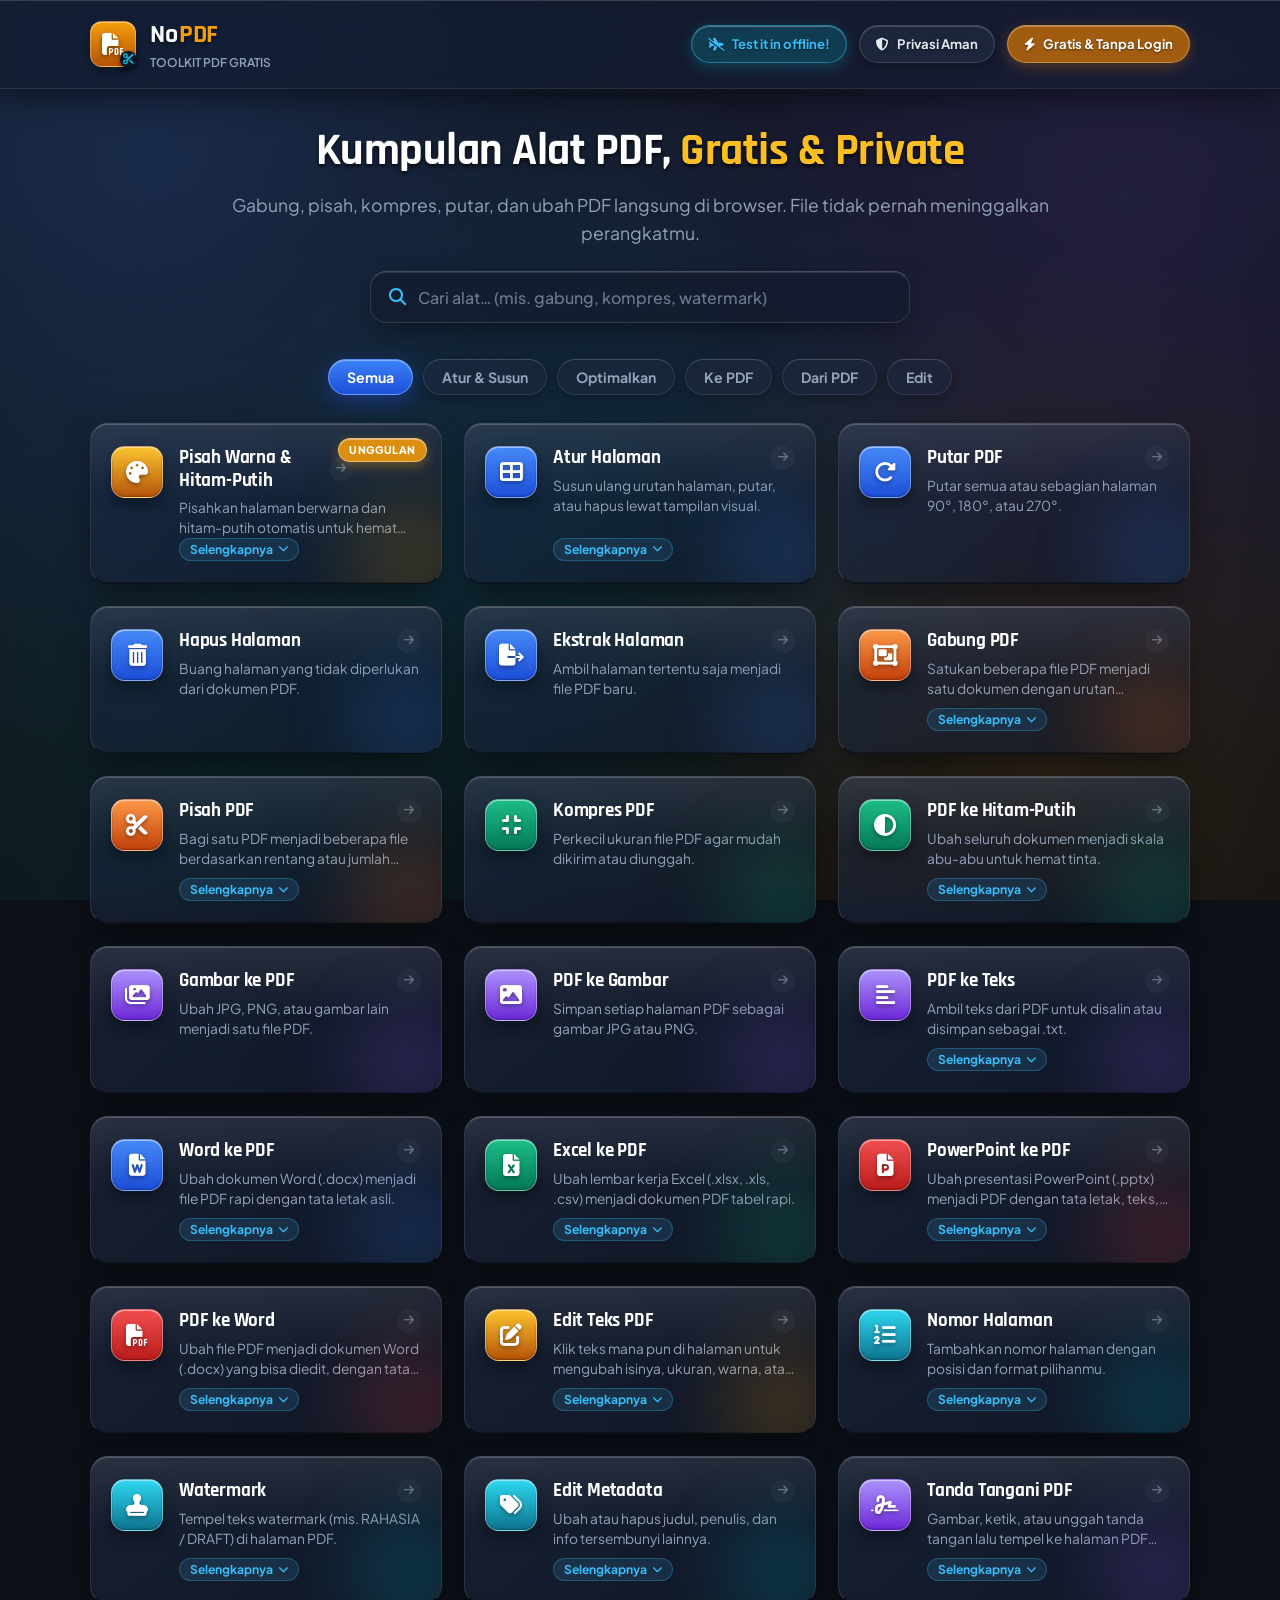
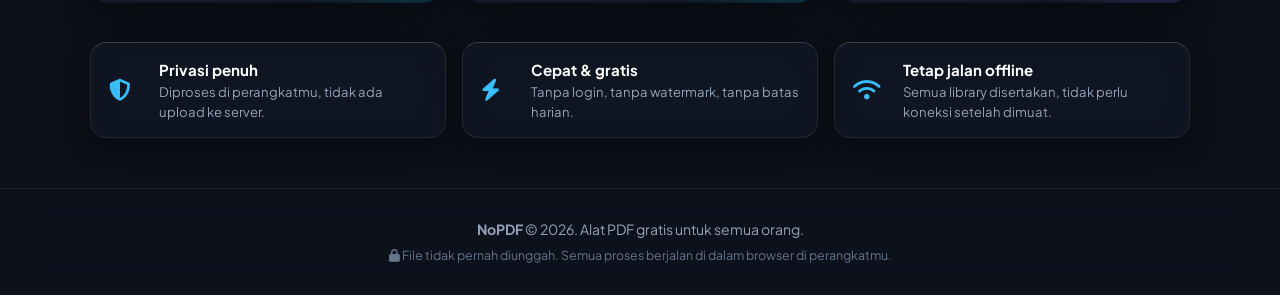
<file: frontend/index.html>
<!DOCTYPE html>
<html lang="id">

<head>
    <meta charset="UTF-8">
    <meta name="viewport" content="width=device-width, initial-scale=1.0">
    <title>NoPDF - Alat PDF Gratis, 100% di Browser</title>
    <meta name="description"
        content="Kumpulan alat PDF gratis yang berjalan 100% di browser: gabung, pisah, kompres, putar, hapus halaman, nomor halaman, watermark, gambar ke PDF, dan pisah halaman berwarna. Tanpa upload, tanpa login.">

    <!-- Google Fonts: Plus Jakarta Sans & Rajdhani (opsional, ada fallback sistem) -->
    <link rel="preconnect" href="https://fonts.googleapis.com">
    <link rel="preconnect" href="https://fonts.gstatic.com" crossorigin>
    <link
        href="https://fonts.googleapis.com/css2?family=Plus+Jakarta+Sans:wght@500;600;700;800&family=Rajdhani:wght@600;700&display=swap"
        rel="stylesheet">

    <!-- FontAwesome (lokal, agar tetap jalan offline) -->
    <link rel="icon"
        href="data:image/svg+xml,%3Csvg xmlns=%27http://www.w3.org/2000/svg%27 viewBox=%270 0 64 64%27%3E%3Crect width=%2764%27 height=%2764%27 rx=%2714%27 fill=%27%23d97706%27/%3E%3Cpath d=%27M18 10h20l10 10v34H18z%27 fill=%27%23fff%27/%3E%3Cpath d=%27M38 10v10h10z%27 fill=%27%23fcd34d%27/%3E%3C/svg%3E">
    <link rel="stylesheet" href="./vendor/fa/css/all.min.css">

    <!-- Preload PDF.js worker so file processing works completely offline -->
    <link rel="preload" href="./vendor/pdf.worker.min.js" as="fetch" crossorigin>

    <link rel="stylesheet" href="./css/style.css">
    <link rel="stylesheet" href="./css/tools.css?v=23">
</head>

<body class="skeuo-theme">

    <header class="site-header skeuo-header">
        <div class="container header-container">
            <a class="logo" href="#/" aria-label="NoPDF - beranda">
                <div class="logo-icon skeuo-btn-inset">
                    <i class="fa-solid fa-file-pdf"></i>
                    <i class="fa-solid fa-scissors overlay-icon"></i>
                </div>
                <div class="logo-text">
                    <span class="brand-title">No<span class="brand-highlight">PDF</span></span>
                    <span class="brand-tag">TOOLKIT PDF GRATIS</span>
                </div>
            </a>
            <div class="header-badges">
                <span class="badge skeuo-badge cyan"><i class="fa-solid fa-plane-slash"></i> Test it in offline!</span>
                <span class="badge skeuo-badge"><i class="fa-solid fa-shield-halved"></i> Privasi Aman</span>
                <span class="badge skeuo-badge gold"><i class="fa-solid fa-bolt"></i> Gratis & Tanpa Login</span>
            </div>
        </div>
    </header>

    <main class="container main-content" id="app">
        <noscript>
            <p>Aplikasi ini membutuhkan JavaScript.</p>
        </noscript>
    </main>

    <footer class="site-footer skeuo-footer">
        <div class="container footer-content">
            <p><strong>NoPDF</strong> &copy; 2026. Alat PDF gratis untuk semua orang.</p>
            <p class="privacy-note"><i class="fa-solid fa-lock"></i> File tidak pernah diunggah. Semua proses
                berjalan di dalam browser di perangkatmu.</p>
        </div>
    </footer>

    <script src="./vendor/pdf.min.js"></script>
    <script src="./vendor/pdf-lib.min.js"></script>
    <script src="./vendor/jszip.min.js"></script>
    <script src="./vendor/docx-preview.min.js"></script>
    <script src="./vendor/mammoth.browser.min.js"></script>
    <script src="./vendor/xlsx.full.min.js"></script>
    <script src="./vendor/html2canvas.min.js"></script>
    <script src="./js/core.js"></script>
    <script src="./js/tools/pages.js"></script>
    <script src="./js/tools/merge-split.js"></script>
    <script src="./js/tools/optimize.js"></script>
    <script src="./js/tools/convert.js"></script>
    <script src="./js/tools/office.js"></script>
    <script src="./js/tools/pptx2pdf.js"></script>
    <script src="./js/tools/pdf2docx/extract.js"></script>
    <script src="./js/tools/pdf2docx/layout.js"></script>
    <script src="./js/tools/pdf2docx/docx.js"></script>
    <script src="./js/tools/pdf2docx/pdf2word.js"></script>
    <script src="./js/tools/pdfedit/textlayer.js"></script>
    <script src="./js/tools/pdfedit/edittex.js"></script>
    <script src="./js/tools/edit.js"></script>
    <script src="./js/tools/signpdf.js"></script>
    <script src="./js/tools/colorsplit.js"></script>
    <script src="./js/app.js"></script>
    <script>
        if ('serviceWorker' in navigator) {
            window.addEventListener('load', () => {
                navigator.serviceWorker.register('./sw.js').catch(() => {});
            });
        }
    </script>
</body>

</html>
</file>
<file: frontend/css/style.css>
/* Skeuomorphic Design System - NoPDF */
:root {
    --skeuo-bg-desk: #181d28;
    --skeuo-card-top: #2b3548;
    --skeuo-card-bottom: #1c2331;
    --skeuo-card-border-light: rgba(255, 255, 255, 0.18);
    --skeuo-card-border-dark: rgba(0, 0, 0, 0.6);

    --skeuo-inset-top: #10141e;
    --skeuo-inset-bottom: #1a2130;

    --skeuo-gold-top: #f59e0b;
    --skeuo-gold-bottom: #b45309;

    --skeuo-cyan-top: #06b6d4;
    --skeuo-cyan-bottom: #0891b2;

    --skeuo-green-top: #10b981;
    --skeuo-green-bottom: #047857;

    --skeuo-blue-top: #3b82f6;
    --skeuo-blue-bottom: #1d4ed8;

    --skeuo-text-light: #f8fafc;
    --skeuo-text-muted: #94a3b8;
    --skeuo-text-dim: #64748b;

    --font-heading: 'Rajdhani', 'Plus Jakarta Sans', system-ui, sans-serif;
    --font-body: 'Plus Jakarta Sans', system-ui, sans-serif;
}

* {
    box-sizing: border-box;
    margin: 0;
    padding: 0;
}

body.skeuo-theme {
    font-family: var(--font-body);
    background-color: #0c1017;
    color: var(--skeuo-text-light);
    min-height: 100vh;
    display: flex;
    flex-direction: column;
    overflow-x: hidden;
    line-height: 1.5;
    position: relative;
}

/* GPU-accelerated fixed background (prevents mobile scroll repaint bottleneck) */
body.skeuo-theme::before {
    content: '';
    position: fixed;
    top: 0;
    left: 0;
    right: 0;
    bottom: 0;
    z-index: -1;
    pointer-events: none;
    background-color: #0c1017;
    background-image:
        radial-gradient(circle at 12% 18%, rgba(59, 130, 246, 0.18), transparent 45%),
        radial-gradient(circle at 88% 22%, rgba(139, 92, 246, 0.15), transparent 45%),
        radial-gradient(circle at 50% 55%, rgba(6, 182, 212, 0.12), transparent 50%),
        radial-gradient(circle at 82% 85%, rgba(245, 158, 11, 0.13), transparent 40%),
        radial-gradient(circle at 18% 88%, rgba(16, 185, 129, 0.10), transparent 42%),
        linear-gradient(160deg, #131926 0%, #0a0d14 100%);
    transform: translateZ(0);
    will-change: transform;
}

.container {
    width: 100%;
    max-width: 1140px;
    margin: 0 auto;
    padding: 0 20px;
}

/* Header with Frosted Glass */
.site-header {
    background: rgba(22, 29, 44, 0.75);
    backdrop-filter: blur(16px) saturate(180%);
    -webkit-backdrop-filter: blur(16px) saturate(180%);
    border-bottom: 1px solid rgba(255, 255, 255, 0.09);
    box-shadow: 0 10px 30px rgba(0, 0, 0, 0.45), inset 0 1px 0 rgba(255, 255, 255, 0.15);
    padding: 16px 0;
    position: sticky;
    top: 0;
    z-index: 50;
    transition: background 0.3s ease;
}

.header-container {
    display: flex;
    align-items: center;
    justify-content: space-between;
}

.logo {
    display: flex;
    align-items: center;
    gap: 14px;
}

.logo-icon {
    position: relative;
    width: 46px;
    height: 46px;
    background: linear-gradient(180deg, #f59e0b 0%, #b45309 100%);
    border-radius: 12px;
    border: 1px solid rgba(255, 255, 255, 0.3);
    box-shadow: inset 0 1px 0 rgba(255, 255, 255, 0.4), 0 4px 10px rgba(0, 0, 0, 0.4);
    display: flex;
    align-items: center;
    justify-content: center;
    font-size: 22px;
    color: #fff;
    text-shadow: 0 2px 4px rgba(0, 0, 0, 0.5);
}

.overlay-icon {
    position: absolute;
    bottom: -2px;
    right: -2px;
    font-size: 11px;
    background: #0f172a;
    border-radius: 50%;
    padding: 3px;
    color: var(--skeuo-cyan-top);
    box-shadow: 0 2px 4px rgba(0, 0, 0, 0.6);
}

.logo-text {
    display: flex;
    flex-direction: column;
}

.brand-title {
    font-family: var(--font-heading);
    font-size: 1.6rem;
    font-weight: 700;
    letter-spacing: -0.5px;
    text-shadow: 0 2px 4px rgba(0, 0, 0, 0.6);
}

.brand-highlight {
    color: #f59e0b;
    margin-left: 2px;
}

.brand-tag {
    font-size: 0.75rem;
    color: var(--skeuo-text-muted);
    font-weight: 600;
    text-transform: uppercase;
}

.header-badges {
    display: flex;
    gap: 12px;
}

.skeuo-badge {
    padding: 8px 16px;
    border-radius: 20px;
    background: rgba(35, 45, 66, 0.65);
    backdrop-filter: blur(10px);
    -webkit-backdrop-filter: blur(10px);
    border: 1px solid rgba(255, 255, 255, 0.14);
    box-shadow: inset 0 1px 0 rgba(255, 255, 255, 0.2), 0 4px 12px rgba(0, 0, 0, 0.3);
    font-size: 0.82rem;
    font-weight: 700;
    color: #e2e8f0;
    display: inline-flex;
    align-items: center;
    gap: 8px;
    text-shadow: 0 1px 2px rgba(0, 0, 0, 0.5);
    transition: transform 0.2s ease, background 0.2s ease;
}

.skeuo-badge.gold {
    background: rgba(217, 119, 6, 0.72);
    border-color: rgba(253, 230, 138, 0.35);
    box-shadow: inset 0 1px 0 rgba(255, 255, 255, 0.3), 0 4px 14px rgba(217, 119, 6, 0.3);
    color: #fff;
}

.skeuo-badge.cyan {
    background: rgba(6, 182, 212, 0.22);
    border-color: rgba(34, 211, 238, 0.45);
    box-shadow: inset 0 1px 0 rgba(255, 255, 255, 0.3), 0 4px 14px rgba(6, 182, 212, 0.25);
    color: #38bdf8;
}


/* Tactile Frosted Glass Cards */
.skeuo-card {
    background: linear-gradient(135deg, rgba(38, 48, 70, 0.7) 0%, rgba(20, 27, 42, 0.8) 100%);
    backdrop-filter: blur(16px) saturate(180%);
    -webkit-backdrop-filter: blur(16px) saturate(180%);
    border: 1px solid var(--skeuo-card-border-light);
    border-bottom: 1px solid var(--skeuo-card-border-dark);
    box-shadow:
        0 14px 35px rgba(0, 0, 0, 0.55),
        inset 0 1px 0 rgba(255, 255, 255, 0.2),
        inset 0 -1px 0 rgba(0, 0, 0, 0.4);
    border-radius: 16px;
    padding: 30px;
    margin-bottom: 30px;
}

/* Hero Section - Pure Typography without Button Aesthetics */
.hero-section {
    text-align: center;
    padding: 36px 0 24px;
    max-width: 820px;
    margin: 0 auto;
}

.hero-title {
    font-family: var(--font-heading);
    font-size: 2.8rem;
    font-weight: 700;
    line-height: 1.2;
    letter-spacing: -0.5px;
    margin-bottom: 12px;
}

.skeuo-embossed-text {
    color: #ffffff;
    text-shadow: 0 2px 4px rgba(0, 0, 0, 0.8), 0 -1px 0 rgba(255, 255, 255, 0.2);
}

.highlight-gold-text {
    color: #fbbf24;
    font-weight: 800;
    text-shadow: 0 2px 4px rgba(0, 0, 0, 0.8);
}

.hero-subtitle {
    font-size: 1.1rem;
    color: var(--skeuo-text-muted);
    line-height: 1.6;
}

.text-color-accent {
    color: #fbbf24;
    font-weight: 700;
}

.text-bw-accent {
    color: #94a3b8;
    font-weight: 700;
}

/* Upload Panel (Sunken Tray Effect) */
.skeuo-inset-panel {
    background: linear-gradient(180deg, #10141e 0%, #19202c 100%);
    border: 1px solid rgba(0, 0, 0, 0.8);
    box-shadow:
        inset 0 6px 14px rgba(0, 0, 0, 0.7),
        inset 0 -1px 0 rgba(255, 255, 255, 0.1),
        0 1px 0 rgba(255, 255, 255, 0.1);
    border-radius: 14px;
    padding: 44px 20px;
    text-align: center;
    cursor: pointer;
    position: relative;
    transition: all 0.2s ease;
}

.upload-zone:hover,
.upload-zone.drag-over {
    border-color: var(--skeuo-cyan-top);
    box-shadow:
        inset 0 6px 14px rgba(0, 0, 0, 0.8),
        0 0 20px rgba(6, 182, 212, 0.25);
}

.file-input {
    position: absolute;
    top: 0;
    left: 0;
    width: 100%;
    height: 100%;
    opacity: 0;
    cursor: pointer;
    z-index: 5;
}

.skeuo-icon-btn {
    width: 76px;
    height: 76px;
    background: linear-gradient(180deg, #3b82f6 0%, #1d4ed8 100%);
    border-radius: 50%;
    border: 1px solid rgba(255, 255, 255, 0.3);
    box-shadow: inset 0 1px 0 rgba(255, 255, 255, 0.4), 0 6px 14px rgba(0, 0, 0, 0.5);
    display: flex;
    align-items: center;
    justify-content: center;
    margin: 0 auto 16px;
}

.upload-icon {
    font-size: 32px;
    color: #fff;
    text-shadow: 0 2px 4px rgba(0, 0, 0, 0.5);
}

.upload-content h2 {
    font-family: var(--font-heading);
    font-size: 1.4rem;
    font-weight: 700;
    margin-bottom: 8px;
}

.upload-hint {
    color: var(--skeuo-text-muted);
    font-size: 0.98rem;
    margin-bottom: 12px;
}

.browse-btn {
    color: #38bdf8;
    font-weight: 700;
    text-decoration: underline;
    cursor: pointer;
}

.skeuo-inset-badge {
    display: inline-flex;
    align-items: center;
    gap: 6px;
    background: rgba(15, 23, 42, 0.6);
    padding: 6px 14px;
    border-radius: 20px;
    border: 1px solid rgba(255, 255, 255, 0.08);
    box-shadow: inset 0 2px 4px rgba(0, 0, 0, 0.5);
    font-size: 0.82rem;
    color: var(--skeuo-text-dim);
}

/* Settings Accordion */
.settings-box {
    margin-top: 20px;
    border-top: 1px solid rgba(255, 255, 255, 0.08);
    padding-top: 16px;
}

.settings-header {
    display: flex;
    justify-content: space-between;
    align-items: center;
    cursor: pointer;
    font-size: 0.92rem;
    font-weight: 700;
    color: var(--skeuo-text-muted);
    user-select: none;
}

.settings-body {
    display: none;
    padding-top: 16px;
}

.settings-body.open {
    display: block;
}

.setting-item label {
    display: block;
    font-size: 0.88rem;
    font-weight: 700;
    margin-bottom: 8px;
}

.skeuo-badge-inline {
    background: #0f172a;
    color: #38bdf8;
    padding: 2px 8px;
    border-radius: 6px;
    border: 1px solid rgba(255, 255, 255, 0.1);
    box-shadow: inset 0 2px 4px rgba(0, 0, 0, 0.6);
}

.skeuo-slider {
    width: 100%;
    accent-color: #3b82f6;
}

/* Progress Section */
.progress-card {
    text-align: center;
    padding: 50px 30px;
}

.skeuo-meter-dial {
    width: 80px;
    height: 80px;
    background: linear-gradient(180deg, #1e293b 0%, #0f172a 100%);
    border: 3px solid #3b82f6;
    border-radius: 50%;
    box-shadow: inset 0 3px 8px rgba(0, 0, 0, 0.7), 0 0 15px rgba(59, 130, 246, 0.3);
    display: flex;
    align-items: center;
    justify-content: center;
    margin: 0 auto 20px;
}

.scanner-icon {
    font-size: 34px;
    color: #38bdf8;
}

.progress-title {
    font-family: var(--font-heading);
    font-size: 1.6rem;
    font-weight: 700;
}

.skeuo-inset-bar {
    width: 100%;
    max-width: 500px;
    height: 14px;
    background: #0f172a;
    border-radius: 10px;
    border: 1px solid rgba(255, 255, 255, 0.08);
    box-shadow: inset 0 3px 6px rgba(0, 0, 0, 0.7);
    margin: 20px auto 12px;
    overflow: hidden;
}

.skeuo-bar-fill {
    width: 0%;
    height: 100%;
    background: linear-gradient(90deg, #3b82f6, #f59e0b);
    border-radius: 10px;
    box-shadow: inset 0 1px 0 rgba(255, 255, 255, 0.4);
    transition: width 0.3s ease;
}

.skeuo-lcd-text {
    font-family: var(--font-heading);
    font-size: 0.95rem;
    color: #38bdf8;
    letter-spacing: 0.5px;
}

/* Stats Gauges Grid */
.stats-grid {
    display: grid;
    grid-template-columns: repeat(auto-fit, minmax(230px, 1fr));
    gap: 18px;
    margin-bottom: 26px;
}

.skeuo-gauge-card {
    background: linear-gradient(180deg, #273142 0%, #171f2b 100%);
    border: 1px solid rgba(255, 255, 255, 0.15);
    border-bottom: 1px solid rgba(0, 0, 0, 0.6);
    box-shadow: inset 0 1px 0 rgba(255, 255, 255, 0.15), 0 8px 20px rgba(0, 0, 0, 0.4);
    border-radius: 14px;
    padding: 20px;
    display: flex;
    align-items: center;
    gap: 16px;
}

.skeuo-icon-inset {
    width: 48px;
    height: 48px;
    background: #111622;
    border-radius: 12px;
    border: 1px solid rgba(255, 255, 255, 0.08);
    box-shadow: inset 0 3px 6px rgba(0, 0, 0, 0.6);
    display: flex;
    align-items: center;
    justify-content: center;
    font-size: 20px;
    color: #60a5fa;
    flex-shrink: 0;
}

.card-color-theme .skeuo-icon-inset {
    color: #fbbf24;
}

.card-bw-theme .skeuo-icon-inset {
    color: #cbd5e1;
}

.card-green-theme .skeuo-icon-inset {
    color: #34d399;
}

.stat-info {
    display: flex;
    flex-direction: column;
}

.stat-label {
    font-family: var(--font-heading);
    font-size: 0.78rem;
    font-weight: 700;
    color: var(--skeuo-text-muted);
    letter-spacing: 0.5px;
}

.skeuo-lcd-val {
    font-family: var(--font-heading);
    font-size: 1.8rem;
    font-weight: 700;
    line-height: 1.1;
    color: #ffffff;
    text-shadow: 0 2px 4px rgba(0, 0, 0, 0.5);
}

.color-text {
    color: #fbbf24;
}

.bw-text {
    color: #e2e8f0;
}

.green-text {
    color: #34d399;
}

.skeuo-inset-tag {
    display: inline-block;
    background: #0f172a;
    color: #34d399;
    font-size: 0.75rem;
    font-weight: 700;
    padding: 2px 8px;
    border-radius: 6px;
    border: 1px solid rgba(52, 211, 153, 0.2);
    box-shadow: inset 0 2px 4px rgba(0, 0, 0, 0.6);
    margin-top: 4px;
    width: fit-content;
}

/* Calculator Section */
.skeuo-calculator-body {
    background: linear-gradient(180deg, #242d3d 0%, #161c27 100%);
}

.skeuo-calc-header {
    font-family: var(--font-heading);
    font-size: 1.2rem;
    font-weight: 700;
    margin-bottom: 18px;
    display: flex;
    align-items: center;
    gap: 10px;
    color: #93c5fd;
    text-shadow: 0 1px 2px rgba(0, 0, 0, 0.6);
}

.estimator-form {
    display: grid;
    grid-template-columns: repeat(auto-fit, minmax(220px, 1fr));
    gap: 20px;
    align-items: end;
}

.input-group label {
    display: block;
    font-size: 0.85rem;
    font-weight: 700;
    color: var(--skeuo-text-muted);
    margin-bottom: 6px;
}

.skeuo-inset-input {
    position: relative;
    display: flex;
    align-items: center;
    background: #0f172a;
    border-radius: 8px;
    border: 1px solid rgba(255, 255, 255, 0.1);
    box-shadow: inset 0 3px 6px rgba(0, 0, 0, 0.7);
}

.currency-prefix {
    position: absolute;
    left: 14px;
    font-weight: 700;
    font-size: 0.95rem;
    color: var(--skeuo-text-muted);
}

.skeuo-inset-input input {
    width: 100%;
    background: transparent;
    border: none;
    padding: 10px 14px 10px 42px;
    color: #fff;
    font-family: var(--font-heading);
    font-size: 1.1rem;
    font-weight: 700;
}

.skeuo-inset-input input:focus {
    outline: none;
}

.skeuo-calc-screen {
    background: #090d16;
    border-radius: 8px;
    border: 1px solid rgba(255, 255, 255, 0.08);
    box-shadow: inset 0 4px 10px rgba(0, 0, 0, 0.8);
    padding: 12px 18px;
    display: flex;
    flex-direction: column;
    gap: 6px;
}

.cost-item {
    display: flex;
    justify-content: space-between;
    font-size: 0.88rem;
    font-weight: 600;
    color: var(--skeuo-text-muted);
}

.old-price {
    text-decoration: line-through;
    color: #f87171;
}

.new-price {
    color: #34d399;
    font-size: 1.1rem;
    font-weight: 700;
}

/* Preview Section & Grid */
.preview-header {
    display: flex;
    justify-content: space-between;
    align-items: center;
    flex-wrap: wrap;
    gap: 14px;
    margin-bottom: 18px;
    padding-bottom: 14px;
    border-bottom: 1px solid rgba(255, 255, 255, 0.08);
}

.preview-title h3 {
    font-family: var(--font-heading);
    font-size: 1.2rem;
    font-weight: 700;
}

.preview-title small {
    font-size: 0.82rem;
    color: var(--skeuo-text-muted);
}

.filter-controls {
    display: flex;
    gap: 8px;
}

.skeuo-btn {
    background: linear-gradient(180deg, #334155 0%, #1e293b 100%);
    border: 1px solid rgba(255, 255, 255, 0.15);
    border-bottom: 1px solid rgba(0, 0, 0, 0.5);
    box-shadow: inset 0 1px 0 rgba(255, 255, 255, 0.2), 0 3px 6px rgba(0, 0, 0, 0.3);
    color: #fff;
    padding: 8px 16px;
    border-radius: 8px;
    font-family: var(--font-heading);
    font-size: 0.85rem;
    font-weight: 700;
    cursor: pointer;
    transition: all 0.15s ease;
}

.skeuo-btn:hover {
    background: linear-gradient(180deg, #475569 0%, #334155 100%);
    transform: translateY(-1px);
    box-shadow: inset 0 1px 0 rgba(255, 255, 255, 0.3), 0 5px 10px rgba(0, 0, 0, 0.4);
}

.skeuo-btn:active {
    transform: translateY(1px);
    box-shadow: inset 0 2px 4px rgba(0, 0, 0, 0.5);
}

.skeuo-btn.active {
    background: linear-gradient(180deg, #3b82f6 0%, #1d4ed8 100%);
    border-color: rgba(147, 197, 253, 0.3);
}

.quick-actions-bar {
    display: flex;
    gap: 10px;
    flex-wrap: wrap;
    margin-bottom: 20px;
}

.btn-metallic-tactile {
    background: linear-gradient(180deg, #475569 0%, #1e293b 100%);
}

/* Thumbnails Grid */
.thumbnails-grid {
    display: grid;
    grid-template-columns: repeat(auto-fill, minmax(155px, 1fr));
    gap: 18px;
    max-height: 540px;
    overflow-y: auto;
    padding-right: 6px;
}

.thumbnails-grid::-webkit-scrollbar {
    width: 8px;
}

.thumbnails-grid::-webkit-scrollbar-thumb {
    background: #334155;
    border-radius: 4px;
    border: 1px solid rgba(255, 255, 255, 0.1);
}

.thumb-card {
    background: #ffffff;
    border-radius: 8px;
    border: 1px solid rgba(255, 255, 255, 0.4);
    box-shadow: 0 4px 12px rgba(0, 0, 0, 0.4), 0 0 0 1px rgba(0, 0, 0, 0.2);
    overflow: hidden;
    display: flex;
    flex-direction: column;
    transition: all 0.15s ease;
}

.thumb-card.is-color {
    border: 2px solid #f59e0b;
}

.thumb-card.is-bw {
    border: 2px solid #64748b;
}

.thumb-card:hover {
    transform: translateY(-3px);
    box-shadow: 0 8px 18px rgba(0, 0, 0, 0.5);
}

.thumb-img-wrapper {
    position: relative;
    width: 100%;
    padding-top: 133%;
    background: #e2e8f0;
}

.thumb-img-wrapper img {
    position: absolute;
    top: 0;
    left: 0;
    width: 100%;
    height: 100%;
    object-fit: contain;
    background: #ffffff;
}

.thumb-badge {
    position: absolute;
    top: 6px;
    right: 6px;
    padding: 3px 8px;
    border-radius: 4px;
    font-family: var(--font-heading);
    font-size: 0.7rem;
    font-weight: 700;
    text-transform: uppercase;
    box-shadow: inset 0 1px 0 rgba(255, 255, 255, 0.3), 0 2px 4px rgba(0, 0, 0, 0.4);
}

.badge-color-tag {
    background: linear-gradient(180deg, #f59e0b 0%, #b45309 100%);
    color: #fff;
}

.badge-bw-tag {
    background: linear-gradient(180deg, #475569 0%, #1e293b 100%);
    color: #e2e8f0;
}

.thumb-details {
    padding: 10px;
    background: #1e293b;
    display: flex;
    flex-direction: column;
    gap: 8px;
}

.thumb-meta {
    display: flex;
    justify-content: space-between;
    align-items: center;
    font-size: 0.78rem;
    color: var(--skeuo-text-muted);
}

.btn-toggle-cat {
    width: 100%;
    padding: 6px;
    border-radius: 6px;
    border: 1px solid rgba(255, 255, 255, 0.2);
    font-family: var(--font-heading);
    font-size: 0.75rem;
    font-weight: 700;
    cursor: pointer;
    box-shadow: inset 0 1px 0 rgba(255, 255, 255, 0.3), 0 2px 4px rgba(0, 0, 0, 0.3);
    transition: all 0.15s ease;
}

.btn-toggle-cat:hover {
    transform: translateY(-1px);
    box-shadow: inset 0 1px 0 rgba(255, 255, 255, 0.4), 0 4px 8px rgba(0, 0, 0, 0.4);
}

.btn-toggle-cat:active {
    transform: translateY(1px);
    box-shadow: inset 0 2px 4px rgba(0, 0, 0, 0.5);
}

.btn-toggle-cat.to-bw {
    background: linear-gradient(180deg, #f59e0b 0%, #b45309 100%);
    color: #fff;
}

.btn-toggle-cat.to-color {
    background: linear-gradient(180deg, #3b82f6 0%, #1d4ed8 100%);
    color: #fff;
}

/* Push Buttons (Download Section) */
.download-card {
    text-align: center;
    padding: 36px 24px;
}

.download-header h2 {
    font-family: var(--font-heading);
    font-size: 1.6rem;
    font-weight: 700;
    margin-bottom: 4px;
}

.download-header p {
    font-size: 0.95rem;
    color: var(--skeuo-text-muted);
    margin-bottom: 24px;
}

.download-buttons {
    display: grid;
    grid-template-columns: repeat(auto-fit, minmax(240px, 1fr));
    gap: 18px;
    margin-bottom: 20px;
}

.skeuo-push-btn {
    padding: 16px 20px;
    border-radius: 12px;
    border: 1px solid rgba(255, 255, 255, 0.3);
    border-bottom: 1px solid rgba(0, 0, 0, 0.5);
    box-shadow:
        inset 0 1px 0 rgba(255, 255, 255, 0.4),
        inset 0 -2px 0 rgba(0, 0, 0, 0.3),
        0 8px 16px rgba(0, 0, 0, 0.4);
    font-family: var(--font-heading);
    font-weight: 700;
    font-size: 1.05rem;
    cursor: pointer;
    display: flex;
    align-items: center;
    justify-content: center;
    gap: 12px;
    transition: all 0.15s ease;
    user-select: none;
}

.skeuo-push-btn:hover {
    transform: translateY(-2px);
    box-shadow:
        inset 0 1px 0 rgba(255, 255, 255, 0.5),
        0 12px 24px rgba(0, 0, 0, 0.5);
}

.skeuo-push-btn:active {
    transform: translateY(2px);
    box-shadow:
        inset 0 3px 6px rgba(0, 0, 0, 0.5),
        0 2px 4px rgba(0, 0, 0, 0.3);
}

.btn-color-skeuo {
    background: linear-gradient(180deg, #f59e0b 0%, #b45309 100%);
    color: #ffffff;
}

.btn-bw-skeuo {
    background: linear-gradient(180deg, #475569 0%, #1e293b 100%);
    color: #ffffff;
}

.btn-zip-skeuo {
    background: linear-gradient(180deg, #10b981 0%, #047857 100%);
    color: #ffffff;
}

.btn-text {
    display: flex;
    flex-direction: column;
    align-items: flex-start;
    line-height: 1.2;
    pointer-events: none;
}

.btn-text small {
    font-size: 0.78rem;
    font-weight: 500;
    opacity: 0.85;
}

.reset-wrapper {
    margin-top: 14px;
}

.skeuo-btn-sm {
    background: linear-gradient(180deg, #334155 0%, #1e293b 100%);
    border: 1px solid rgba(255, 255, 255, 0.15);
    box-shadow: inset 0 1px 0 rgba(255, 255, 255, 0.2), 0 3px 6px rgba(0, 0, 0, 0.3);
    color: var(--skeuo-text-muted);
    padding: 8px 16px;
    border-radius: 8px;
    font-size: 0.85rem;
    font-weight: 700;
    cursor: pointer;
    transition: all 0.15s ease;
}

.skeuo-btn-sm:hover {
    color: #fff;
    transform: translateY(-1px);
}

.hidden {
    display: none !important;
}

/* Footer with Frosted Glass */
.site-footer {
    margin-top: auto;
    padding: 30px 0;
    border-top: 1px solid rgba(255, 255, 255, 0.08);
    background: rgba(14, 18, 28, 0.75);
    backdrop-filter: blur(16px) saturate(180%);
    -webkit-backdrop-filter: blur(16px) saturate(180%);
    text-align: center;
    font-size: 0.88rem;
    color: var(--skeuo-text-muted);
}

.privacy-note {
    font-size: 0.78rem;
    color: var(--skeuo-text-dim);
    margin-top: 6px;
}

/* Media Queries for Mobile Responsiveness */
@media (max-width: 768px) {
    .hero-title {
        font-size: 2.2rem;
    }

    .header-badges {
        display: none;
    }

    .skeuo-card {
        padding: 20px 14px;
    }

    .stats-grid {
        grid-template-columns: repeat(2, 1fr);
        gap: 12px;
    }

    .estimator-form {
        grid-template-columns: 1fr;
    }

    .preview-header {
        flex-direction: column;
        align-items: stretch;
    }

    .filter-controls {
        width: 100%;
        justify-content: space-between;
    }

    .filter-btn {
        flex: 1;
        padding: 8px 4px;
    }

    .quick-actions-bar {
        flex-direction: column;
    }

    .action-btn {
        width: 100%;
    }

    .download-buttons {
        grid-template-columns: 1fr;
    }
}

@media (max-width: 480px) {
    .hero-title {
        font-size: 1.7rem;
    }

    .brand-title {
        font-size: 1.25rem;
    }

    .thumbnails-grid {
        grid-template-columns: repeat(2, 1fr);
        gap: 10px;
    }
}

@media (max-width: 360px) {
    .stats-grid {
        grid-template-columns: 1fr;
    }

    .thumbnails-grid {
        grid-template-columns: 1fr;
    }
}

/* ============================================================ */
/* Full Page Preview Modal                                       */
/* ============================================================ */
.preview-modal {
    position: fixed;
    inset: 0;
    z-index: 1000;
    display: none;
    align-items: center;
    justify-content: center;
    padding: 16px;
}

.preview-modal.open {
    display: flex;
}

.modal-overlay {
    position: absolute;
    inset: 0;
    background: rgba(4, 7, 13, 0.9);
    backdrop-filter: blur(3px);
}

.modal-box {
    position: relative;
    width: min(94vw, 1000px);
    max-height: 94vh;
    display: flex;
    flex-direction: column;
    padding: 18px;
}

.modal-stage {
    position: relative;
    flex: 1 1 auto;
    min-height: 320px;
    height: calc(94vh - 150px);
    display: flex;
    align-items: center;
    justify-content: center;
    overflow: hidden;
    background: #0a0e17;
    border-radius: 10px;
    border: 1px solid rgba(255, 255, 255, 0.08);
}

.modal-canvas {
    max-width: 100%;
    max-height: 100%;
    width: auto;
    height: auto;
    object-fit: contain;
    display: none;
    box-shadow: 0 12px 36px rgba(0, 0, 0, 0.7);
    border-radius: 4px;
}

.modal-canvas.ready {
    display: block;
}

.modal-loading {
    color: #94a3b8;
    font-size: 0.9rem;
    display: flex;
    align-items: center;
    gap: 10px;
}

.modal-loading.hidden {
    display: none;
}

.modal-close,
.modal-nav {
    position: absolute;
    z-index: 10;
    border: none;
    cursor: pointer;
    display: flex;
    align-items: center;
    justify-content: center;
    color: #e2e8f0;
    background: linear-gradient(180deg, #334155 0%, #1e293b 100%);
    border: 1px solid rgba(255, 255, 255, 0.15);
    box-shadow: 0 4px 10px rgba(0, 0, 0, 0.5);
    border-radius: 50%;
    transition: color 0.15s ease, box-shadow 0.15s ease;
}

.modal-close:hover,
.modal-nav:hover {
    color: #ffffff;
    box-shadow: 0 4px 10px rgba(0, 0, 0, 0.5), inset 0 1px 0 rgba(255, 255, 255, 0.3);
}

.modal-close:disabled,
.modal-nav:disabled {
    opacity: 0.35;
    cursor: not-allowed;
}

.modal-close {
    top: 12px;
    right: 12px;
    width: 36px;
    height: 36px;
}

.modal-nav {
    top: 50%;
    width: 42px;
    height: 42px;
    transform: translateY(-50%);
}

.modal-prev {
    left: 10px;
}

.modal-next {
    right: 10px;
}

.modal-caption {
    text-align: center;
    color: #cbd5e1;
    font-size: 0.85rem;
    margin-top: 12px;
}

/* Make thumbnail cards clickable for preview */
.thumb-card {
    cursor: pointer;
}

.thumb-card .thumb-img-wrapper {
    cursor: zoom-in;
}

.thumb-card .thumb-img-wrapper img {
    transition: transform 0.15s ease;
}

.thumb-card:active .thumb-img-wrapper img {
    transform: scale(0.98);
}

.thumb-card .btn-toggle-cat {
    cursor: pointer;
}
</file>
<file: frontend/css/tools.css>
/* ============================================================ */
/* NoPDF - hub & tool styles (extends style.css)             */
/* ============================================================ */

:root {
    --hue-blue: linear-gradient(180deg, #3b82f6 0%, #1d4ed8 100%);
    --hue-orange: linear-gradient(180deg, #fb923c 0%, #c2410c 100%);
    --hue-green: linear-gradient(180deg, #10b981 0%, #047857 100%);
    --hue-violet: linear-gradient(180deg, #a78bfa 0%, #6d28d9 100%);
    --hue-cyan: linear-gradient(180deg, #22d3ee 0%, #0e7490 100%);
    --hue-gold: linear-gradient(180deg, #fbbf24 0%, #b45309 100%);
    --hue-red: linear-gradient(180deg, #ef4444 0%, #b91c1c 100%);
    --danger: #f87171;
    --ok: #34d399;
    --warn: #fbbf24;
}

a.logo { text-decoration: none; color: inherit; }
button { font-family: inherit; }
button:focus-visible, a:focus-visible, input:focus-visible, select:focus-visible, textarea:focus-visible {
    outline: 2px solid #38bdf8;
    outline-offset: 2px;
}

.main-content { padding-bottom: 50px; flex: 1; }

/* ---------- Home with Frosted Glass Aesthetics ---------- */
.search-box {
    max-width: 540px;
    margin: 24px auto 0;
    padding: 0 18px;
    gap: 12px;
    height: 52px;
    background: rgba(20, 27, 44, 0.62);
    backdrop-filter: blur(14px);
    -webkit-backdrop-filter: blur(14px);
    border: 1px solid rgba(255, 255, 255, 0.12);
    border-top: 1px solid rgba(255, 255, 255, 0.22);
    box-shadow: 0 10px 30px -5px rgba(0, 0, 0, 0.45), inset 0 1px 0 rgba(255, 255, 255, 0.12);
    border-radius: 16px;
    display: flex;
    align-items: center;
    transition: all 0.22s ease;
}
.search-box:focus-within {
    background: rgba(28, 38, 62, 0.78);
    border-color: rgba(56, 189, 248, 0.55);
    box-shadow: 0 12px 35px -5px rgba(0, 0, 0, 0.55), 0 0 20px rgba(56, 189, 248, 0.28);
}
.search-box i { color: #38bdf8; font-size: 1.05rem; }
.search-box input {
    flex: 1;
    padding: 0;
    background: transparent;
    border: 0;
    color: var(--skeuo-text-light);
    font-family: var(--font-body);
    font-weight: 500;
    font-size: 1rem;
    height: 100%;
    outline: none;
}
.search-box input::placeholder {
    color: rgba(148, 163, 184, 0.7);
}

.chip-row {
    display: flex;
    flex-wrap: wrap;
    justify-content: center;
    gap: 10px;
    margin: 12px 0 28px;
}
.chip {
    background: rgba(30, 40, 64, 0.55);
    backdrop-filter: blur(10px);
    -webkit-backdrop-filter: blur(10px);
    border: 1px solid rgba(255, 255, 255, 0.1);
    border-top: 1px solid rgba(255, 255, 255, 0.18);
    color: var(--skeuo-text-muted);
    padding: 8px 18px;
    border-radius: 22px;
    font-weight: 700;
    font-size: 0.88rem;
    cursor: pointer;
    box-shadow: 0 4px 12px rgba(0, 0, 0, 0.25);
    transition: all 0.18s cubic-bezier(0.16, 1, 0.3, 1);
}
.chip:hover {
    background: rgba(45, 58, 88, 0.72);
    color: #fff;
    border-color: rgba(255, 255, 255, 0.22);
    transform: translateY(-2px);
    box-shadow: 0 6px 16px rgba(0, 0, 0, 0.35);
}
.chip.active {
    background: var(--hue-blue);
    color: #fff;
    border-color: rgba(147, 197, 253, 0.5);
    box-shadow: 0 6px 20px rgba(29, 78, 216, 0.45), inset 0 1px 0 rgba(255, 255, 255, 0.35);
}

.tool-grid {
    display: grid;
    grid-template-columns: repeat(auto-fill, minmax(275px, 1fr));
    gap: 22px;
    margin-bottom: 38px;
    align-items: stretch;
}

/* Frosted Glass Tool Card */
.tool-card {
    position: relative;
    display: flex;
    gap: 16px;
    align-items: flex-start;
    margin: 0;
    padding: 22px 20px;
    height: 100%;
    min-height: 148px;
    box-sizing: border-box;
    text-decoration: none;
    color: inherit;
    border-radius: 18px;
    background: linear-gradient(135deg, rgba(32, 42, 64, 0.62) 0%, rgba(18, 25, 40, 0.76) 100%);
    backdrop-filter: blur(16px) saturate(180%);
    -webkit-backdrop-filter: blur(16px) saturate(180%);
    border: 1px solid rgba(255, 255, 255, 0.12);
    border-top: 1px solid rgba(255, 255, 255, 0.22);
    border-bottom: 1px solid rgba(0, 0, 0, 0.5);
    box-shadow:
        0 12px 32px -8px rgba(0, 0, 0, 0.55),
        inset 0 1px 0 rgba(255, 255, 255, 0.2),
        inset 0 -1px 0 rgba(0, 0, 0, 0.3);
    overflow: hidden;
    content-visibility: auto;
    contain-intrinsic-size: 150px;
    transition: transform 0.22s cubic-bezier(0.16, 1, 0.3, 1),
                box-shadow 0.22s cubic-bezier(0.16, 1, 0.3, 1),
                border-color 0.22s ease,
                background 0.22s ease;
}

/* Glass specular light sheen */
.tool-card::before {
    content: '';
    position: absolute;
    top: 0;
    left: 0;
    right: 0;
    height: 48%;
    background: linear-gradient(180deg, rgba(255, 255, 255, 0.08) 0%, rgba(255, 255, 255, 0) 100%);
    border-radius: 18px 18px 0 0;
    pointer-events: none;
    transition: opacity 0.22s ease;
}

/* Glass ambient glow flare */
.tool-card::after {
    content: '';
    position: absolute;
    bottom: -35px;
    right: -35px;
    width: 130px;
    height: 130px;
    border-radius: 50%;
    filter: blur(35px);
    opacity: 0.18;
    pointer-events: none;
    transition: opacity 0.25s ease, transform 0.25s ease;
}

.tool-card.hue-blue::after { background: #3b82f6; }
.tool-card.hue-orange::after { background: #f97316; }
.tool-card.hue-green::after { background: #10b981; }
.tool-card.hue-violet::after { background: #8b5cf6; }
.tool-card.hue-cyan::after { background: #06b6d4; }
.tool-card.hue-gold::after { background: #f59e0b; }
.tool-card.hue-red::after { background: #ef4444; }

.tool-card:hover {
    transform: translateY(-4px);
    background: linear-gradient(135deg, rgba(42, 55, 82, 0.74) 0%, rgba(22, 30, 48, 0.85) 100%);
}

.tool-card:hover::after {
    opacity: 0.4;
    transform: scale(1.15);
}

.tool-card.hue-blue:hover {
    box-shadow: 0 18px 40px -8px rgba(0, 0, 0, 0.65), 0 0 25px -4px rgba(59, 130, 246, 0.3), inset 0 1px 0 rgba(255, 255, 255, 0.35);
    border-top-color: rgba(147, 197, 253, 0.5);
    border-color: rgba(96, 165, 250, 0.3);
}
.tool-card.hue-orange:hover {
    box-shadow: 0 18px 40px -8px rgba(0, 0, 0, 0.65), 0 0 25px -4px rgba(249, 115, 22, 0.3), inset 0 1px 0 rgba(255, 255, 255, 0.35);
    border-top-color: rgba(253, 186, 116, 0.5);
    border-color: rgba(251, 146, 60, 0.3);
}
.tool-card.hue-green:hover {
    box-shadow: 0 18px 40px -8px rgba(0, 0, 0, 0.65), 0 0 25px -4px rgba(16, 185, 129, 0.3), inset 0 1px 0 rgba(255, 255, 255, 0.35);
    border-top-color: rgba(110, 231, 183, 0.5);
    border-color: rgba(52, 211, 153, 0.3);
}
.tool-card.hue-violet:hover {
    box-shadow: 0 18px 40px -8px rgba(0, 0, 0, 0.65), 0 0 25px -4px rgba(139, 92, 246, 0.3), inset 0 1px 0 rgba(255, 255, 255, 0.35);
    border-top-color: rgba(196, 181, 253, 0.5);
    border-color: rgba(167, 139, 250, 0.3);
}
.tool-card.hue-cyan:hover {
    box-shadow: 0 18px 40px -8px rgba(0, 0, 0, 0.65), 0 0 25px -4px rgba(6, 182, 212, 0.3), inset 0 1px 0 rgba(255, 255, 255, 0.35);
    border-top-color: rgba(103, 232, 249, 0.5);
    border-color: rgba(34, 211, 238, 0.3);
}
.tool-card.hue-gold:hover {
    box-shadow: 0 18px 40px -8px rgba(0, 0, 0, 0.65), 0 0 25px -4px rgba(245, 158, 11, 0.3), inset 0 1px 0 rgba(255, 255, 255, 0.35);
    border-top-color: rgba(252, 211, 77, 0.5);
    border-color: rgba(251, 191, 36, 0.3);
}
.tool-card.hue-red:hover {
    box-shadow: 0 18px 40px -8px rgba(0, 0, 0, 0.65), 0 0 25px -4px rgba(239, 68, 68, 0.3), inset 0 1px 0 rgba(255, 255, 255, 0.35);
    border-top-color: rgba(252, 165, 165, 0.5);
    border-color: rgba(248, 113, 113, 0.3);
}
.tool-card:active { transform: translateY(0); }

.tool-text {
    flex: 1;
    min-width: 0;
    display: flex;
    flex-direction: column;
    height: 100%;
}

.tool-title-row {
    display: flex;
    align-items: center;
    justify-content: space-between;
    gap: 8px;
    margin-bottom: 6px;
}
.tool-card.has-flag .tool-title-row {
    padding-right: 68px;
}

.tool-text h3 {
    font-family: var(--font-heading);
    font-size: 1.16rem;
    font-weight: 700;
    margin: 0;
    line-height: 1.25;
    color: #fff;
    letter-spacing: -0.2px;
}

.tool-arrow {
    display: inline-flex;
    align-items: center;
    justify-content: center;
    width: 24px;
    height: 24px;
    border-radius: 50%;
    background: rgba(255, 255, 255, 0.06);
    color: var(--skeuo-text-muted);
    font-size: 0.72rem;
    opacity: 0.6;
    transform: translateX(0);
    transition: all 0.2s cubic-bezier(0.16, 1, 0.3, 1);
    flex-shrink: 0;
}
.tool-card:hover .tool-arrow {
    opacity: 1;
    color: #fff;
    background: rgba(56, 189, 248, 0.25);
    transform: translateX(3px);
}

.tool-desc-wrap {
    display: flex;
    flex-direction: column;
    flex: 1;
}
.tool-desc {
    font-size: 0.86rem;
    color: var(--skeuo-text-muted);
    line-height: 1.45;
    margin: 0;
    display: -webkit-box;
    -webkit-line-clamp: 2;
    line-clamp: 2;
    -webkit-box-orient: vertical;
    overflow: hidden;
    text-overflow: ellipsis;
    word-break: break-word;
}
.tool-card.is-expanded .tool-desc {
    display: block;
    -webkit-line-clamp: unset;
    line-clamp: unset;
    overflow: visible;
}

.see-more-btn {
    align-self: flex-start;
    display: inline-flex;
    align-items: center;
    gap: 5px;
    margin-top: auto;
    padding: 3px 10px;
    background: rgba(56, 189, 248, 0.12);
    backdrop-filter: blur(6px);
    -webkit-backdrop-filter: blur(6px);
    border: 1px solid rgba(56, 189, 248, 0.28);
    border-radius: 12px;
    color: #38bdf8;
    font-size: 0.76rem;
    font-weight: 700;
    cursor: pointer;
    line-height: 1.2;
    transition: all 0.18s ease;
}
.see-more-btn:hover {
    background: rgba(56, 189, 248, 0.22);
    border-color: rgba(56, 189, 248, 0.55);
    color: #e0f2fe;
    box-shadow: 0 0 10px rgba(56, 189, 248, 0.3);
}
.see-more-btn i {
    font-size: 0.65rem;
    transition: transform 0.2s ease;
}

.tool-icon {
    flex: none;
    width: 52px;
    height: 52px;
    border-radius: 14px;
    display: flex;
    align-items: center;
    justify-content: center;
    font-size: 22px;
    color: #fff;
    border: 1px solid rgba(255, 255, 255, 0.35);
    box-shadow:
        inset 0 1px 0 rgba(255, 255, 255, 0.5),
        inset 0 -1px 2px rgba(0, 0, 0, 0.3),
        0 6px 16px rgba(0, 0, 0, 0.4);
    text-shadow: 0 2px 4px rgba(0, 0, 0, 0.4);
    transition: transform 0.22s cubic-bezier(0.16, 1, 0.3, 1);
}
.tool-card:hover .tool-icon {
    transform: scale(1.06);
}

.hue-blue .tool-icon { background: var(--hue-blue); }
.hue-orange .tool-icon { background: var(--hue-orange); }
.hue-green .tool-icon { background: var(--hue-green); }
.hue-violet .tool-icon { background: var(--hue-violet); }
.hue-cyan .tool-icon { background: var(--hue-cyan); }
.hue-gold .tool-icon { background: var(--hue-gold); }
.hue-red .tool-icon { background: var(--hue-red); }

.tool-flag {
    position: absolute;
    top: 14px;
    right: 14px;
    font-size: 0.66rem;
    font-weight: 800;
    letter-spacing: 0.6px;
    text-transform: uppercase;
    padding: 3px 10px;
    border-radius: 12px;
    background: rgba(245, 158, 11, 0.88);
    backdrop-filter: blur(8px);
    -webkit-backdrop-filter: blur(8px);
    border: 1px solid rgba(255, 255, 255, 0.4);
    color: #ffffff;
    box-shadow: 0 4px 12px rgba(245, 158, 11, 0.35), inset 0 1px 0 rgba(255, 255, 255, 0.4);
    z-index: 2;
    pointer-events: none;
}
.empty-note { grid-column: 1 / -1; text-align: center; color: var(--skeuo-text-muted); padding: 30px; }

/* Frosted Glass Trust Row */
.trust-row {
    display: grid;
    grid-template-columns: repeat(auto-fit, minmax(240px, 1fr));
    gap: 16px;
}
.trust-row > div {
    display: grid;
    grid-template-columns: 36px 1fr;
    column-gap: 14px;
    padding: 16px 18px;
    border-radius: 16px;
    background: rgba(20, 27, 44, 0.55);
    backdrop-filter: blur(14px);
    -webkit-backdrop-filter: blur(14px);
    border: 1px solid rgba(255, 255, 255, 0.08);
    border-top: 1px solid rgba(255, 255, 255, 0.18);
    box-shadow: 0 8px 24px rgba(0, 0, 0, 0.3);
    transition: transform 0.2s ease, border-color 0.2s ease, box-shadow 0.2s ease;
}
.trust-row > div:hover {
    transform: translateY(-2px);
    border-color: rgba(255, 255, 255, 0.18);
    box-shadow: 0 10px 28px rgba(0, 0, 0, 0.4);
}
.trust-row i { grid-row: span 2; font-size: 22px; color: #38bdf8; align-self: center; }
.trust-row strong { font-size: 0.94rem; color: #fff; }
.trust-row span { font-size: 0.82rem; color: var(--skeuo-text-muted); }

/* ---------- Tool page header ---------- */
.tool-head { padding: 26px 0 20px; }
.back-link {
    display: inline-flex;
    align-items: center;
    gap: 8px;
    color: var(--skeuo-text-muted);
    text-decoration: none;
    font-weight: 700;
    font-size: 0.88rem;
    margin-bottom: 14px;
}
.back-link:hover { color: #fff; }
.tool-head-main { display: flex; gap: 16px; align-items: center; }
.tool-head h1 { font-family: var(--font-heading); font-size: 2rem; line-height: 1.15; }
.tool-head p { color: var(--skeuo-text-muted); margin-top: 2px; }

/* ---------- Dropzone variants ---------- */
.tool-drop { padding: 22px; }
.tool-drop.compact .upload-zone { padding: 22px 16px; }
.tool-drop.compact .upload-icon-wrapper { width: 48px; height: 48px; margin-bottom: 8px; }
.tool-drop.compact .upload-icon { font-size: 20px; }
.tool-drop.compact h2 { font-size: 1.1rem; }
.tool-drop.compact .upload-specs { display: none; }

/* ---------- File bar ---------- */
.file-bar {
    display: flex;
    align-items: center;
    gap: 14px;
    padding: 14px 18px;
    margin-bottom: 20px;
    text-align: left;
    cursor: default;
}
.file-bar-icon { font-size: 26px; color: #f87171; }
.file-bar-info { flex: 1; min-width: 0; display: flex; flex-direction: column; }
.file-bar-name { overflow: hidden; text-overflow: ellipsis; white-space: nowrap; }
.file-bar small { color: var(--skeuo-text-muted); }

/* ---------- Options panel & form controls ---------- */
.tool-options { padding: 22px 24px; margin-bottom: 20px; }
.opt-hint { color: var(--skeuo-text-muted); font-size: 0.88rem; margin-bottom: 14px; }
.opt-hint:last-child { margin-bottom: 0; }
.opt-row { display: flex; flex-wrap: wrap; gap: 10px; }
.opt-grid {
    display: grid;
    grid-template-columns: repeat(auto-fit, minmax(190px, 1fr));
    gap: 16px 18px;
    margin-bottom: 14px;
}
.opt-grid.two { grid-template-columns: repeat(auto-fit, minmax(260px, 1fr)); }
.field { display: flex; flex-direction: column; gap: 6px; margin-bottom: 6px; }
.opt-grid .field { margin-bottom: 0; }
.field label { font-size: 0.84rem; font-weight: 700; color: #e2e8f0; }
.field label small, .field-hint { color: var(--skeuo-text-dim); font-weight: 500; font-size: 0.78rem; }

.text-input {
    width: 100%;
    background: #0f172a;
    color: var(--skeuo-text-light);
    border: 1px solid rgba(255, 255, 255, 0.12);
    border-radius: 8px;
    padding: 10px 12px;
    font-family: inherit;
    font-size: 0.95rem;
    box-shadow: inset 0 3px 6px rgba(0, 0, 0, 0.6);
}
.text-input:focus { border-color: #38bdf8; outline: none; }
.text-input:disabled { opacity: 0.45; }
.text-input.narrow { max-width: 140px; }
select.text-input { appearance: auto; }
.color-input {
    width: 100%;
    height: 42px;
    padding: 3px;
    border-radius: 8px;
    background: #0f172a;
    border: 1px solid rgba(255, 255, 255, 0.12);
    cursor: pointer;
}

.chk { display: flex; align-items: center; gap: 10px; font-size: 0.92rem; cursor: pointer; margin-top: 8px; }
.chk input { width: 18px; height: 18px; accent-color: #3b82f6; }

.skeuo-btn.ghost { background: transparent; box-shadow: none; color: var(--skeuo-text-muted); }
.skeuo-btn i { margin-right: 4px; }

.range-field { margin-bottom: 14px; }
.range-field label { display: block; font-size: 0.84rem; font-weight: 700; margin-bottom: 6px; }
.range-line { display: flex; gap: 10px; }

.seg { display: flex; gap: 6px; margin-bottom: 18px; flex-wrap: wrap; }
.seg-btn {
    flex: 1 1 auto;
    background: linear-gradient(180deg, #2b3548 0%, #19202c 100%);
    color: var(--skeuo-text-muted);
    border: 1px solid rgba(255, 255, 255, 0.12);
    padding: 10px 16px;
    border-radius: 10px;
    font-weight: 700;
    cursor: pointer;
}
.seg-btn.active { background: var(--hue-blue); color: #fff; border-color: rgba(147, 197, 253, 0.4); }

.choice-grid {
    display: grid;
    grid-template-columns: repeat(auto-fit, minmax(210px, 1fr));
    gap: 14px;
}
.choice { cursor: pointer; display: block; }
.choice input { position: absolute; opacity: 0; pointer-events: none; }
.choice-body {
    display: grid;
    grid-template-columns: 30px 1fr;
    column-gap: 10px;
    padding: 14px;
    height: 100%;
    border-radius: 12px;
    background: #121826;
    border: 1px solid rgba(255, 255, 255, 0.1);
    box-shadow: inset 0 3px 6px rgba(0, 0, 0, 0.5);
    transition: border-color 0.15s, box-shadow 0.15s;
}
.choice-body i { grid-row: span 2; color: #38bdf8; font-size: 18px; margin-top: 2px; }
.choice-body strong { font-size: 0.95rem; }
.choice-body strong em {
    font-style: normal; font-size: 0.66rem; margin-left: 6px; padding: 2px 7px; border-radius: 8px;
    background: var(--hue-green); color: #fff; vertical-align: middle; text-transform: uppercase;
}
.choice-body small { color: var(--skeuo-text-muted); font-size: 0.8rem; line-height: 1.4; }
.choice input:checked + .choice-body {
    border-color: #38bdf8;
    box-shadow: inset 0 3px 6px rgba(0, 0, 0, 0.5), 0 0 0 2px rgba(56, 189, 248, 0.35);
}
.choice input:focus-visible + .choice-body { outline: 2px solid #38bdf8; outline-offset: 2px; }

.note-warn {
    margin-top: 16px;
    padding: 12px 14px;
    border-radius: 10px;
    font-size: 0.86rem;
    background: rgba(251, 191, 36, 0.1);
    border: 1px solid rgba(251, 191, 36, 0.3);
    color: #fde68a;
}

.scan-toggle {
    display: flex;
    align-items: center;
    gap: 14px;
    margin-top: 18px;
    padding: 14px 16px;
    border-radius: 12px;
    background: #121826;
    border: 1px solid rgba(255, 255, 255, 0.1);
    box-shadow: inset 0 3px 6px rgba(0, 0, 0, 0.5);
    cursor: pointer;
    transition: border-color 0.15s, box-shadow 0.15s;
    user-select: none;
}
.scan-toggle:hover { border-color: rgba(56, 189, 248, 0.4); }
.scan-toggle.active {
    border-color: #38bdf8;
    box-shadow: inset 0 3px 6px rgba(0, 0, 0, 0.5), 0 0 0 2px rgba(56, 189, 248, 0.25);
}
.scan-toggle-icon {
    flex-shrink: 0;
    width: 40px; height: 40px;
    display: grid; place-items: center;
    border-radius: 10px;
    background: rgba(56, 189, 248, 0.12);
    color: #38bdf8;
    font-size: 18px;
}
.scan-toggle-text { flex: 1; min-width: 0; }
.scan-toggle-text strong {
    display: block;
    font-size: 0.95rem;
    color: var(--skeuo-text);
    margin-bottom: 2px;
}
.scan-toggle-text small {
    display: block;
    font-size: 0.8rem;
    line-height: 1.4;
    color: var(--skeuo-text-muted);
}
/* Switch */
.scan-switch {
    position: relative;
    flex-shrink: 0;
    width: 46px;
    height: 26px;
}
.scan-switch input {
    opacity: 0;
    width: 0; height: 0;
    position: absolute;
}
.scan-slider {
    position: absolute;
    inset: 0;
    background: rgba(255, 255, 255, 0.15);
    border-radius: 26px;
    transition: background 0.2s;
    box-shadow: inset 0 2px 4px rgba(0, 0, 0, 0.4);
}
.scan-slider::before {
    content: '';
    position: absolute;
    width: 20px; height: 20px;
    left: 3px; top: 3px;
    background: #fff;
    border-radius: 50%;
    transition: transform 0.2s;
    box-shadow: 0 1px 3px rgba(0, 0, 0, 0.4);
}
.scan-switch input:checked + .scan-slider {
    background: var(--hue-blue);
}
.scan-switch input:checked + .scan-slider::before {
    transform: translateX(20px);
}

/* ---------- Page grid (organize / rotate / remove / extract) ---------- */
.page-grid {
    display: grid;
    grid-template-columns: repeat(auto-fill, minmax(160px, 1fr));
    gap: 16px;
    margin-bottom: 10px;
}
.page-tile {
    position: relative;
    background: linear-gradient(180deg, #232c3d 0%, #171e2b 100%);
    border: 1px solid rgba(255, 255, 255, 0.12);
    border-radius: 12px;
    padding: 10px;
    box-shadow: 0 6px 14px rgba(0, 0, 0, 0.4);
    transition: box-shadow 0.15s, border-color 0.15s, opacity 0.15s;
    user-select: none;
}
.page-grid.selectable .page-tile { cursor: pointer; }
.page-grid.selectable .page-tile:hover { border-color: rgba(255, 255, 255, 0.35); }
.page-tile.dragging { opacity: 0.35; }
.page-grid:not(.selectable) .page-tile[draggable="true"] { cursor: grab; }

.tile-stage {
    display: flex;
    align-items: center;
    justify-content: center;
    overflow: hidden;
    border-radius: 6px;
    background: repeating-linear-gradient(45deg, #1b2231, #1b2231 8px, #1f2738 8px, #1f2738 16px);
}
.tile-stage canvas {
    display: none;
    background: #fff;
    box-shadow: 0 3px 10px rgba(0, 0, 0, 0.5);
    transition: transform 0.2s ease;
}
.tile-stage canvas.ready { display: block; }

.tile-foot { display: flex; flex-direction: column; align-items: center; gap: 6px; margin-top: 8px; min-height: 20px; }
.tile-num { font-size: 0.78rem; font-weight: 700; color: var(--skeuo-text-muted); }
.tile-btns { display: flex; gap: 4px; flex-wrap: wrap; justify-content: center; }
.tile-btn {
    width: 28px;
    height: 28px;
    border-radius: 7px;
    border: 1px solid rgba(255, 255, 255, 0.15);
    background: linear-gradient(180deg, #3a475c 0%, #252f40 100%);
    color: #e2e8f0;
    font-size: 0.75rem;
    cursor: pointer;
}
.tile-btn:hover { background: linear-gradient(180deg, #4b5a72 0%, #313d52 100%); color: #fff; }
.tile-btn.danger:hover { background: linear-gradient(180deg, #ef4444 0%, #b91c1c 100%); }

.tile-mark {
    position: absolute;
    top: 6px;
    right: 6px;
    width: 30px;
    height: 30px;
    border-radius: 50%;
    display: none;
    align-items: center;
    justify-content: center;
    color: #fff;
    font-size: 0.85rem;
    box-shadow: 0 3px 8px rgba(0, 0, 0, 0.5);
    background: #dc2626;
    z-index: 2;
}
.page-tile.marked .tile-mark { display: flex; }
.page-tile.marked { border-color: #ef4444; }
.page-tile.marked .tile-stage canvas { opacity: 0.35; }
.page-grid.mode-extract .tile-mark { background: #059669; }
.page-grid.mode-extract .page-tile.marked { border-color: #10b981; box-shadow: 0 0 0 2px rgba(16, 185, 129, 0.4), 0 6px 14px rgba(0, 0, 0, 0.4); }
.page-grid.mode-extract .page-tile.marked .tile-stage canvas { opacity: 1; }
.page-tile.is-rotated .tile-num::after { content: ' ↻'; color: #38bdf8; }

/* ---------- File list (merge / images) ---------- */
.file-list { display: flex; flex-direction: column; gap: 10px; margin-bottom: 10px; }
.file-item {
    display: flex;
    align-items: center;
    gap: 14px;
    padding: 10px 14px;
    text-align: left;
    cursor: grab;
}
.file-item.dragging { opacity: 0.35; }
.grip { color: var(--skeuo-text-dim); }
.file-thumb {
    flex: none;
    width: 56px;
    height: 72px;
    display: flex;
    align-items: center;
    justify-content: center;
    background: #1b2231;
    border-radius: 6px;
    overflow: hidden;
}
.file-thumb canvas { display: none; background: #fff; box-shadow: 0 2px 6px rgba(0, 0, 0, 0.5); }
.file-thumb canvas.ready { display: block; }
.file-thumb img { max-width: 100%; max-height: 100%; object-fit: contain; }
.file-meta { flex: 1; min-width: 0; display: flex; flex-direction: column; }
.file-meta strong { overflow: hidden; text-overflow: ellipsis; white-space: nowrap; font-size: 0.95rem; }
.file-meta small { color: var(--skeuo-text-muted); }
.file-actions { display: flex; gap: 6px; }

/* ---------- Action bar ---------- */
.action-bar {
    position: sticky;
    bottom: 14px;
    z-index: 20;
    display: flex;
    align-items: center;
    justify-content: space-between;
    gap: 18px;
    flex-wrap: wrap;
    padding: 14px 20px;
    margin: 22px 0 0;
}
.action-summary { font-size: 0.95rem; color: var(--skeuo-text-muted); }
.action-summary b { color: #fff; }
.action-bar .skeuo-push-btn { padding: 12px 24px; }
.skeuo-push-btn:disabled {
    opacity: 0.45;
    cursor: not-allowed;
    filter: grayscale(0.5);
    transform: none;
}
.err { color: var(--danger); }
.ok { color: var(--ok); }
.warn { color: var(--warn); }

/* ---------- Result card ---------- */
.result-card { text-align: center; padding: 40px 24px; }
.result-check { font-size: 54px; color: var(--ok); text-shadow: 0 4px 12px rgba(16, 185, 129, 0.4); }
.result-title { font-family: var(--font-heading); font-size: 1.7rem; margin: 6px 0 10px; }
.result-lines { color: var(--skeuo-text-muted); margin-bottom: 4px; }
.result-lines p { margin-bottom: 4px; }
.result-lines b { color: #fff; }
.result-actions { display: flex; flex-wrap: wrap; gap: 14px; justify-content: center; align-items: center; margin-top: 22px; }
.text-result { text-align: left; }
.text-result .result-title, .text-result .result-lines { text-align: center; }
.text-out { min-height: 280px; resize: vertical; font-family: ui-monospace, Menlo, Consolas, monospace; font-size: 0.85rem; margin-top: 12px; }

/* ---------- Live preview (page numbers / watermark) ---------- */
.edit-layout {
    display: grid;
    grid-template-columns: minmax(0, 1fr) 380px;
    gap: 20px;
    align-items: start;
    margin-bottom: 20px;
}
.edit-layout .tool-options { margin-bottom: 0; }
.preview-pane { position: sticky; top: 100px; padding: 14px; cursor: default; }
.preview-label { font-size: 0.8rem; font-weight: 700; color: var(--skeuo-text-muted); margin-bottom: 10px; text-align: left; }
.preview-canvas-wrap { display: flex; justify-content: center; align-items: center; min-height: 200px; position: relative; }
.preview-canvas-wrap canvas { display: none; max-width: 100%; height: auto; background: #fff; box-shadow: 0 4px 14px rgba(0, 0, 0, 0.6); }
.preview-canvas-wrap canvas.ready { display: block; }
.preview-msg { color: var(--danger); font-size: 0.85rem; padding: 10px; }

/* ---------- Toasts & busy overlay ---------- */
.toast-box {
    position: fixed;
    left: 50%;
    bottom: 22px;
    transform: translateX(-50%);
    z-index: 300;
    display: flex;
    flex-direction: column;
    gap: 8px;
    width: min(92vw, 460px);
    pointer-events: none;
}
.toast {
    display: flex;
    gap: 10px;
    align-items: flex-start;
    padding: 12px 16px;
    border-radius: 10px;
    background: #1e293b;
    border: 1px solid rgba(255, 255, 255, 0.15);
    box-shadow: 0 10px 28px rgba(0, 0, 0, 0.6);
    font-size: 0.9rem;
    animation: toast-in 0.2s ease;
    transition: opacity 0.35s;
}
.toast.out { opacity: 0; }
.toast.error { border-color: rgba(248, 113, 113, 0.6); }
.toast.error i { color: var(--danger); }
.toast.ok i { color: var(--ok); }
.toast.info i { color: #38bdf8; }
.toast i { margin-top: 3px; }
@keyframes toast-in { from { transform: translateY(10px); opacity: 0; } }

.busy-overlay {
    position: fixed;
    inset: 0;
    z-index: 250;
    background: rgba(8, 11, 18, 0.72);
    backdrop-filter: blur(3px);
    display: flex;
    align-items: center;
    justify-content: center;
    padding: 20px;
}
.busy-box { width: min(100%, 440px); text-align: center; margin: 0; padding: 30px 26px; }
.busy-title { font-family: var(--font-heading); font-size: 1.3rem; margin: 6px 0 16px; }
.busy-box .skeuo-lcd-text { margin-top: 14px; }

/* ---------- Responsive ---------- */
@media (max-width: 860px) {
    .edit-layout { grid-template-columns: 1fr; }
    .preview-pane { position: static; order: -1; }
}
@media (max-width: 768px) {
    .tool-head h1 { font-size: 1.6rem; }
    .tool-options { padding: 18px 14px; }
    .action-bar { bottom: 8px; padding: 10px 12px; flex-wrap: nowrap; gap: 10px; }
    .action-summary { font-size: 0.8rem; }
    .action-bar .skeuo-push-btn { padding: 10px 14px; font-size: 0.92rem; flex: none; }
    .file-bar { flex-wrap: wrap; }

    /* Mobile Glass Optimization: smooth 60fps scrolling */
    .tool-card {
        background: rgba(22, 29, 44, 0.82);
        backdrop-filter: blur(8px);
        -webkit-backdrop-filter: blur(8px);
        box-shadow: 0 8px 20px rgba(0, 0, 0, 0.45), inset 0 1px 0 rgba(255, 255, 255, 0.18);
    }
    .tool-card::after {
        display: none; /* remove heavy 35px blur shaders on mobile */
    }
    .trust-row > div {
        backdrop-filter: blur(8px);
        -webkit-backdrop-filter: blur(8px);
    }
}
@media (hover: none) {
    /* Touch devices don't have hover, skip inactive blur glow calculations */
    .tool-card::after {
        display: none;
    }
    .tool-card:hover {
        transform: none;
    }
}
@media (max-width: 480px) {
    .page-grid { grid-template-columns: repeat(2, 1fr); gap: 10px; }
    .tool-grid { grid-template-columns: 1fr; }
    .file-item { gap: 8px; padding: 8px 10px; }
    .grip { display: none; }
}
/* ---------- Office Converters (DOCX & XLSX) ---------- */
.file-bar-icon.word { color: #3b82f6; }
.file-bar-icon.excel { color: #10b981; }

.office-preview-card {
    padding: 22px 24px;
    margin-bottom: 20px;
}

.office-preview-header {
    display: flex;
    align-items: center;
    justify-content: space-between;
    margin-bottom: 14px;
    font-size: 0.95rem;
    font-weight: 700;
    color: var(--skeuo-text-light);
}

.preview-badge {
    font-size: 0.78rem;
    font-weight: 600;
    padding: 3px 10px;
    border-radius: 999px;
    background: rgba(56, 189, 248, 0.15);
    color: #38bdf8;
    border: 1px solid rgba(56, 189, 248, 0.3);
}

.office-preview-scroll {
    max-height: 480px;
    overflow: auto;
    background: #0b0f19;
    border-radius: 12px;
    padding: 24px;
    box-shadow: inset 0 4px 14px rgba(0, 0, 0, 0.7);
    border: 1px solid rgba(255, 255, 255, 0.08);
    display: flex;
    flex-direction: column;
    align-items: center;
    gap: 20px;
}

.office-loading {
    color: var(--skeuo-text-muted);
    font-size: 0.9rem;
    display: flex;
    align-items: center;
    gap: 10px;
    padding: 40px 0;
}

.docx-wrapper {
    background: transparent !important;
    padding: 0 !important;
}

.docx-wrapper > section.docx {
    background: #ffffff !important;
    color: #1e293b !important;
    box-shadow: 0 10px 25px -5px rgba(0, 0, 0, 0.5), 0 8px 10px -6px rgba(0, 0, 0, 0.5) !important;
    margin-bottom: 20px !important;
    border-radius: 4px;
}

.docx-wrapper > section.docx:last-child {
    margin-bottom: 0 !important;
}

.mammoth-docx-page {
    background: #ffffff;
    color: #1e293b;
    padding: 48px;
    width: 100%;
    max-width: 800px;
    min-height: 800px;
    box-shadow: 0 10px 25px -5px rgba(0, 0, 0, 0.5);
    border-radius: 4px;
    font-family: 'Plus Jakarta Sans', system-ui, -apple-system, sans-serif;
    line-height: 1.6;
}

/* PowerPoint (.pptx) slide preview & rendering */
.file-bar-icon.powerpoint { color: #fb923c; }

.ppt-slide-frame {
    position: relative;
    flex: none;
    background: #ffffff;
    border-radius: 4px;
    overflow: hidden;
    box-shadow: 0 10px 25px -5px rgba(0, 0, 0, 0.5), 0 8px 10px -6px rgba(0, 0, 0, 0.5);
}

.ppt-slide {
    position: relative;
    overflow: hidden;
    background: #ffffff;
    color: #111111;
    font-family: 'Segoe UI', Arial, sans-serif;
    line-height: 1.2;
}

.ppt-slide,
.ppt-slide * { box-sizing: border-box; }

.ppt-shape { position: absolute; }
.ppt-group { position: absolute; left: 0; top: 0; width: 0; height: 0; }
.ppt-tx { width: 100%; height: 100%; overflow: hidden; }
.ppt-p { margin: 0; white-space: pre-wrap; overflow-wrap: break-word; }
.ppt-bullet { white-space: pre; }
.ppt-table { border-collapse: collapse; table-layout: fixed; }
.ppt-table td { overflow: hidden; }

.mammoth-docx-page p { margin: 0 0 12px 0; }
.mammoth-docx-page table { border-collapse: collapse; width: 100%; margin: 16px 0; }
.mammoth-docx-page td, .mammoth-docx-page th { border: 1px solid #cbd5e1; padding: 6px 10px; }
.mammoth-docx-page img { max-width: 100%; height: auto; }

.xlsx-preview-container {
    width: 100%;
    overflow-x: auto;
    background: #ffffff;
    border-radius: 6px;
    padding: 16px;
    box-shadow: 0 10px 25px -5px rgba(0, 0, 0, 0.5);
}

.xlsx-render-table {
    border-collapse: collapse;
    width: 100%;
    font-size: 0.82rem;
    color: #0f172a;
    font-family: 'Segoe UI', system-ui, sans-serif;
    background: #ffffff;
}

.xlsx-render-table th,
.xlsx-render-table td {
    padding: 6px 10px;
    text-align: left;
    white-space: nowrap;
    border: 1px solid #e2e8f0;
}

.xlsx-render-table th {
    background: #f1f5f9;
    font-weight: 700;
    color: #1e293b;
    border-bottom: 2px solid #cbd5e1;
}

.xlsx-render-table tr:nth-child(even) td {
    background: #f8fafc;
}

.xlsx-render-table.no-grid th,
.xlsx-render-table.no-grid td {
    border: none;
}

@media (prefers-reduced-motion: reduce) {
    * { transition: none !important; animation: none !important; }
}

/* ---------- PDF text editor (Edit Teks PDF) ---------- */
.pdfed-toolbar {
    display: flex;
    align-items: center;
    gap: 8px;
    flex-wrap: wrap;
    padding: 10px 14px;
    margin-bottom: 16px;
    position: sticky;
    top: 88px;
    z-index: 30;
}
.pdfed-zoom { min-width: 54px; text-align: center; font-weight: 700; font-size: 0.88rem; color: var(--skeuo-text-muted); }
.pdfed-toolbar .skeuo-btn-sm.on { color: #e0f2fe; background: rgba(56, 189, 248, 0.28); box-shadow: inset 0 0 0 1px rgba(56, 189, 248, 0.7); }
.pdfed-sep { width: 1px; height: 22px; background: rgba(255, 255, 255, 0.12); margin: 0 4px; }
.pdfed-status { margin-left: auto; font-size: 0.82rem; color: var(--skeuo-text-muted); }
.pdfed-status b { color: #fff; }
.pdfed-tip { opacity: 0.85; }

.pdfed-layout {
    display: grid;
    grid-template-columns: minmax(0, 1fr) 340px;
    gap: 18px;
    align-items: start;
    margin-bottom: 20px;
}
.pdfed-viewer {
    padding: 18px;
    max-height: 74vh;
    overflow: auto;
    background: #0a1322;
    overscroll-behavior: contain;
}
.pdfed-pages { display: flex; flex-direction: column; align-items: center; gap: 20px; }
.pdfed-page {
    position: relative;
    flex: none;
    background: #fff;
    box-shadow: 0 8px 24px rgba(0, 0, 0, 0.55);
}
.pdfed-page canvas { display: block; }
.pdfed-layer { position: absolute; inset: 0; }
.pdfed-loading {
    position: absolute;
    inset: 0;
    display: flex;
    align-items: center;
    justify-content: center;
    background: #f8fafc;
    color: #94a3b8;
    font-size: 1.5rem;
}
.pdfed-loading.hidden { display: none; }

.pdfed-hit { position: absolute; border-radius: 2px; cursor: text; }
.pdfed-hit:hover { background: rgba(56, 189, 248, 0.16); outline: 1px dashed rgba(56, 189, 248, 0.85); }
.pdfed-hit.has-edit { cursor: pointer; }
.pdfed-hit.is-sel { z-index: 5; }
.pdfed-hit.has-edit:hover { background: transparent; outline: 1px dashed rgba(56, 189, 248, 0.9); }
.pdfed.show-hits .pdfed-hit { outline: 1px dashed rgba(56, 189, 248, 0.55); background: rgba(56, 189, 248, 0.07); }
.pdfed-note {
    position: absolute;
    left: 50%;
    top: 50%;
    transform: translate(-50%, -50%);
    max-width: 78%;
    padding: 10px 14px;
    border-radius: 10px;
    background: rgba(10, 19, 34, 0.88);
    color: #cbd5e1;
    font-size: 0.82rem;
    line-height: 1.45;
    text-align: center;
    pointer-events: none;
}
.pdfed-patch { position: absolute; inset: 0; pointer-events: none; }
.pdfed-new { position: absolute; white-space: pre; pointer-events: auto; cursor: move; touch-action: none; }
.pdfed-ring {
    position: absolute;
    z-index: 6;
    pointer-events: none;
    border: 2px solid #38bdf8;
    border-radius: 3px;
    background: rgba(56, 189, 248, 0.1);
    box-shadow: 0 0 0 1px rgba(56, 189, 248, 0.35);
}

.pdfed-side {
    position: sticky;
    top: 150px;
    padding: 18px;
    max-height: calc(100vh - 300px);
    overflow-y: auto;
    overscroll-behavior: contain;
}
.pdfed-panel-head {
    display: flex;
    align-items: center;
    justify-content: space-between;
    gap: 10px;
    padding-bottom: 10px;
    margin-bottom: 12px;
    border-bottom: 1px solid rgba(255, 255, 255, 0.08);
    font-weight: 800;
    font-size: 0.95rem;
}
.pdfed-panel-head i { color: #38bdf8; margin-right: 6px; }
.pdfed-textarea { resize: vertical; min-height: 78px; font-size: 0.95rem; line-height: 1.45; }
.pdfed-style-row { display: flex; align-items: center; gap: 8px; margin: 4px 0 14px; }
.pdfed-align-row { display: flex; align-items: center; gap: 8px; margin: 0 0 14px; font-size: 0.82rem; color: var(--skeuo-text-muted); }
.pdfed-align-row .pdfed-style { width: 38px; height: 34px; }
.pdfed-style {
    width: 42px;
    height: 38px;
    border-radius: 9px;
    border: 1px solid rgba(255, 255, 255, 0.14);
    background: linear-gradient(180deg, #2b3548 0%, #19202c 100%);
    color: var(--skeuo-text-muted);
    cursor: pointer;
    font-size: 1rem;
}
.pdfed-style.on { background: var(--hue-blue); color: #fff; border-color: rgba(147, 197, 253, 0.45); }
.pdfed-family { margin-left: auto; font-size: 0.78rem; color: var(--skeuo-text-dim); }
.pdfed-chk { margin: 0 0 12px; font-size: 0.82rem; }
.pdfed-actions { display: flex; gap: 8px; flex-wrap: wrap; margin-top: 14px; }
.pdfed-actions .skeuo-btn-sm { flex: 1 1 auto; justify-content: center; }
.pdfed-primary { background: linear-gradient(180deg, #22c55e 0%, #15803d 100%); color: #fff; border-color: rgba(134, 239, 172, 0.45); }
.pdfed-danger { color: #fca5a5; }
.pdfed-danger:hover { color: #fff; background: linear-gradient(180deg, #b91c1c 0%, #7f1d1d 100%); }
.pdfed-empty { color: var(--skeuo-text-dim); font-size: 0.86rem; text-align: center; padding: 18px 8px; }
.pdfed-empty i { margin-right: 6px; }
.pdfed-list { display: flex; flex-direction: column; gap: 6px; margin-bottom: 14px; max-height: 42vh; overflow: auto; }
.pdfed-list-head { font-size: 0.74rem; font-weight: 800; letter-spacing: 0.06em; text-transform: uppercase; color: var(--skeuo-text-dim); margin-top: 6px; }
.pdfed-list-row {
    display: flex;
    align-items: center;
    gap: 9px;
    width: 100%;
    padding: 8px 10px;
    border-radius: 8px;
    border: 1px solid rgba(255, 255, 255, 0.08);
    background: #0f172a;
    color: var(--skeuo-text-light);
    font-size: 0.84rem;
    text-align: left;
    cursor: pointer;
}
.pdfed-list-row:hover { border-color: rgba(56, 189, 248, 0.55); }
.pdfed-list-row i { color: #38bdf8; flex: none; }
.pdfed-list-row span { overflow: hidden; text-overflow: ellipsis; white-space: nowrap; }
.pdfed-side .skeuo-btn-sm { width: 100%; justify-content: center; }

@media (max-width: 860px) {
    .pdfed-layout { grid-template-columns: 1fr; }
    .pdfed-side { position: static; order: 2; }
    .pdfed-viewer { max-height: 68vh; }
    .pdfed-toolbar { top: 76px; }
    .pdfed-status { width: 100%; margin-left: 0; }
}

/* ---------- Tanda Tangani PDF ---------- */
.sign-layout {
    display: grid;
    grid-template-columns: 360px minmax(0, 1fr);
    gap: 18px;
    align-items: start;
    margin-bottom: 20px;
}
.sign-side {
    position: sticky;
    top: 150px;
    padding: 18px;
    max-height: calc(100vh - 300px);
    overflow-y: auto;
    overscroll-behavior: contain;
}
.sign-modes { margin-bottom: 14px; }
.sign-modes .seg-btn { font-size: 0.82rem; padding: 9px 6px; }
.sign-modes .seg-btn.active { background: var(--hue-violet); border-color: rgba(196, 181, 253, 0.45); }
.sign-modes .seg-btn i { margin-right: 3px; }

.sign-pad-box {
    position: relative;
    border: 1px solid rgba(255, 255, 255, 0.12);
    border-radius: 12px;
    overflow: hidden;
    background-color: #0f172a;
    background-image:
        linear-gradient(45deg, #1b2537 25%, transparent 25%),
        linear-gradient(-45deg, #1b2537 25%, transparent 25%),
        linear-gradient(45deg, transparent 75%, #1b2537 75%),
        linear-gradient(-45deg, transparent 75%, #1b2537 75%);
    background-size: 18px 18px;
    background-position: 0 0, 0 9px, 9px -9px, -9px 0;
    box-shadow: inset 0 3px 10px rgba(0, 0, 0, 0.55);
    margin-bottom: 12px;
}
.sign-pad {
    display: block;
    width: 100%;
    aspect-ratio: 1000 / 300;
    touch-action: none;
}
.sign-pad.is-drawing { cursor: crosshair; }
.sign-pad-empty {
    position: absolute;
    inset: 0;
    display: flex;
    flex-direction: column;
    align-items: center;
    justify-content: center;
    gap: 8px;
    color: var(--skeuo-text-dim);
    font-size: 0.84rem;
    text-align: center;
    padding: 10px;
    pointer-events: none;
}
.sign-pad-empty i { font-size: 1.25rem; opacity: 0.7; }
.sign-pad-empty[hidden] { display: none; }

.sign-controls {
    display: grid;
    grid-template-columns: 1fr 1fr;
    gap: 12px;
    margin-bottom: 10px;
}
.sign-draw-actions { display: flex; gap: 8px; margin-bottom: 10px; }
.sign-draw-actions .skeuo-btn-sm { flex: 1 1 auto; justify-content: center; }
.sign-pane[hidden] { display: none; }
.sign-upload-btn { width: 100%; justify-content: center; margin: 4px 0 8px; }
.sign-file {
    font-size: 0.78rem;
    color: var(--skeuo-text-dim);
    margin-bottom: 4px;
    word-break: break-word;
}
.sign-status {
    margin: 4px 0 0;
    padding: 8px 10px;
    border-radius: 8px;
    border: 1px solid rgba(255, 255, 255, 0.08);
    background: #0f172a;
    color: var(--skeuo-text-muted);
    font-size: 0.8rem;
}
.sign-status b { color: #c4b5fd; }
.sign-divider { height: 1px; background: rgba(255, 255, 255, 0.08); margin: 14px 0; }
.sign-range-err { display: block; min-height: 1em; margin-top: 4px; color: var(--danger); font-size: 0.78rem; }
.sign-remove { width: 100%; justify-content: center; }

.sign-viewer { max-height: 76vh; }
.sign-stamp {
    position: absolute;
    z-index: 2;
    cursor: move;
    touch-action: none;
    outline: 1px dashed rgba(196, 181, 253, 0.9);
    background: rgba(167, 139, 250, 0.06);
    border-radius: 3px;
}
.sign-stamp img {
    display: block;
    width: 100%;
    height: 100%;
    pointer-events: none;
    user-select: none;
    -webkit-user-drag: none;
}
.sign-stamp.dragging {
    outline: 2px solid #a78bfa;
    background: rgba(167, 139, 250, 0.14);
    z-index: 3;
}
.sign-handle {
    position: absolute;
    right: -7px;
    bottom: -7px;
    width: 14px;
    height: 14px;
    border-radius: 50%;
    border: 2px solid #0a1322;
    background: #a78bfa;
    box-shadow: 0 0 0 2px rgba(167, 139, 250, 0.35);
    cursor: nwse-resize;
}

@media (max-width: 860px) {
    .sign-layout { grid-template-columns: 1fr; }
    .sign-side { position: static; max-height: none; order: -1; }
    .sign-viewer { max-height: 64vh; }
}
</file>
